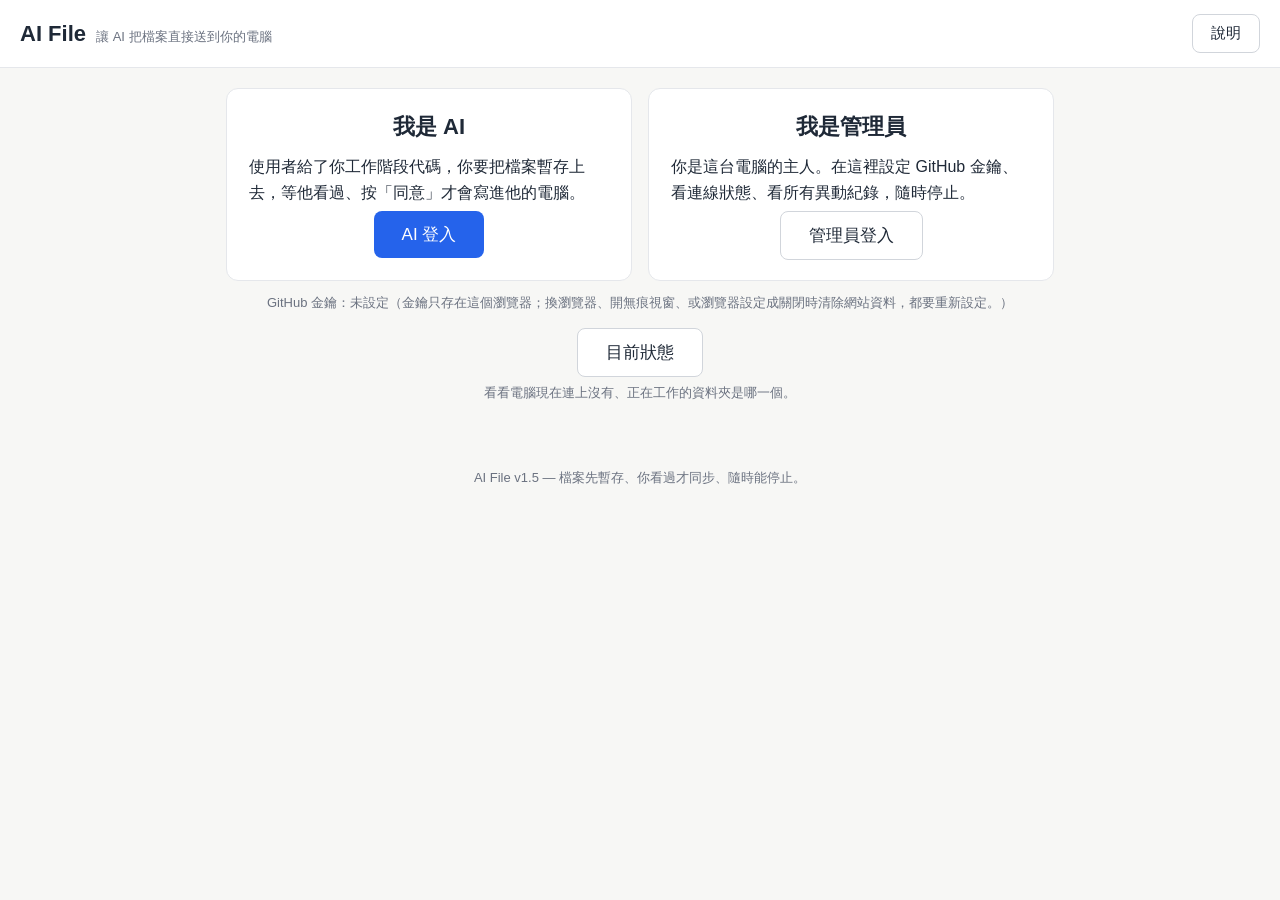
<file: index.html>
<!DOCTYPE html>
<html lang="zh-Hant">
<head>
<meta charset="UTF-8">
<meta name="viewport" content="width=device-width, initial-scale=1.0">
<title>AI File — 讓 AI 把檔案直接送到你的電腦</title>
<link rel="stylesheet" href="style.css">
</head>
<body>
<header class="topbar">
  <div class="brand">
    <span class="logo">AI File</span>
    <span class="tagline">讓 AI 把檔案直接送到你的電腦</span>
  </div>
  <nav class="topnav">
    <button id="btn-help" class="btn btn-outline">說明</button>
  </nav>
</header>

<main class="wrap">
  <div id="notice" class="notice hidden"></div>

  <!-- 進入畫面：左 AI、右管理員 -->
  <section id="landing">
    <div class="landing-grid">
      <div class="card landing-card">
        <h2>我是 AI</h2>
        <p>使用者給了你工作階段代碼，你要把檔案暫存上去，等他看過、按「同意」才會寫進他的電腦。</p>
        <button id="btn-enter-ai" class="btn btn-primary btn-big">AI 登入</button>
      </div>
      <div class="card landing-card">
        <h2>我是管理員</h2>
        <p>你是這台電腦的主人。在這裡設定 GitHub 金鑰、看連線狀態、看所有異動紀錄，隨時停止。</p>
        <button id="btn-enter-admin" class="btn btn-outline btn-big">管理員登入</button>
      </div>
    </div>
    <p class="hint landing-pat">GitHub 金鑰：<span id="landing-pat-state">未設定</span>（金鑰只存在這個瀏覽器；換瀏覽器、開無痕視窗、或瀏覽器設定成關閉時清除網站資料，都要重新設定。）</p>
    <div class="landing-status">
      <button id="btn-status-view" class="btn btn-outline btn-big">目前狀態</button>
      <p class="hint">看看電腦現在連上沒有、正在工作的資料夾是哪一個。</p>
    </div>
  </section>

  <!-- 目前狀態：獨立畫面，只有從進入畫面點「目前狀態」才看得到 -->
  <section class="card hidden" id="status-card">
    <div class="back-row"><button id="btn-back-status" class="btn btn-outline">← 返回</button></div>
    <h2>目前狀態</h2>
    <p class="status-line"><span id="status-dot" class="dot dot-grey"></span><span id="status-text">尚未連線</span></p>
    <dl class="kv">
      <div><dt>正在工作的資料夾</dt><dd id="kv-folder">—</dd></div>
      <div><dt>工作階段</dt><dd id="kv-session">—</dd></div>
      <div><dt>本地端版本</dt><dd id="kv-version">—</dd></div>
      <div><dt>最後心跳</dt><dd id="kv-heartbeat">—</dd></div>
    </dl>
    <p class="hint" id="status-hint">請先在 Windows 電腦上啟動 AI File，它會每 30 秒回報一次。</p>
    <div class="row">
      <button id="btn-test-conn" class="btn btn-outline">測試連線</button>
      <span class="hint" id="conn-test-result"></span>
    </div>
    <p class="hint">如果顯示連線失敗，原因會直接寫在這裡（例如 Token 不對、權限不夠、找不到 repo）。</p>
  </section>

  <!-- 管理員介面 -->
  <section class="card hidden" id="admin-panel">
    <h2>管理員介面</h2>
    <p class="hint">登入者：<span id="admin-user">—</span></p>
    <p class="warn">提醒：這裡的帳號密碼只是「這個瀏覽器的介面鎖」，不是伺服器驗證。真正的保護是：Token 只授權 ai-file-relay、工作階段代碼、以及你電腦上的本地端守門。</p>

    <h3>GitHub 金鑰設定</h3>
    <p class="hint">金鑰只設定一次，存在這個瀏覽器，之後 AI 登入只要工作階段代碼，不用再貼金鑰。</p>
    <label for="admin-pat-setup">細粒度 Token（只授權 ai-file-relay）</label>
    <div class="row">
      <input type="password" id="admin-pat-setup" placeholder="github_pat_..." autocomplete="off">
      <button id="btn-save-pat" class="btn btn-primary">儲存金鑰</button>
      <button id="btn-clear-pat" class="btn btn-outline">清除金鑰</button>
    </div>
    <p class="hint">狀態：<span id="pat-state">未設定</span>（基於安全，設定後不會顯示金鑰內容。）</p>
    <p class="hint">金鑰只存在這個瀏覽器。換瀏覽器、開無痕視窗、或瀏覽器設定成關閉時清除網站資料，都要重新設定一次。</p>

    <h3>工作階段代碼</h3>
    <p class="code-line">目前代碼：<code id="session-code">—</code></p>
    <div class="row">
      <button id="btn-regen" class="btn btn-outline">重新生成代碼</button>
      <span class="hint">重新生成後，舊代碼的暫存一律拒收。新代碼會顯示在你電腦的 AI File 視窗上。</span>
    </div>

    <h3>停止 / 恢復</h3>
    <div class="row">
      <button id="btn-stop" class="btn btn-danger">停止</button>
      <button id="btn-resume" class="btn btn-primary hidden">恢復</button>
      <span class="hint" id="stop-state">目前：監控中</span>
    </div>

    <h3>待同步清單</h3>
    <ul id="pending-list" class="list"><li class="hint">目前沒有待同步的檔案。</li></ul>

    <h3>檔案總管</h3>
    <p class="hint">電腦開著時顯示即時內容，沒開就顯示上次的快照。這裡的上傳、編輯、刪除、重新命名都會先暫存，電腦上按「同意」才會真的套用。</p>
    <div class="explorer-toolbar">
      <input type="text" id="explorer-search" placeholder="搜尋檔案…" autocomplete="off">
      <button id="btn-explorer-refresh" class="btn btn-outline">重新整理</button>
      <button id="btn-explorer-upload" class="btn btn-primary">上傳新檔案</button>
      <input type="file" id="explorer-file-input" multiple class="hidden">
      <button id="btn-explorer-multiselect" class="btn btn-outline">多選</button>
    </div>
    <p class="hint"><span id="explorer-status" class="badge">尚未載入</span> <span id="explorer-count"></span></p>
    <p class="explorer-crumbs" id="explorer-crumbs"></p>
    <hr class="explorer-divider">
    <div class="explorer-wrap">
      <table class="explorer-table">
        <thead><tr><th class="col-check"></th><th>名稱</th><th>副檔名</th><th>建立時間</th><th>大小</th><th>種類</th><th></th></tr></thead>
        <tbody id="explorer-list"></tbody>
      </table>
    </div>
    <div id="explorer-selection" class="explorer-selection hidden">
      <span id="explorer-selection-count">已選 0 個檔案</span>
      <button id="btn-explorer-confirm" class="btn btn-primary">確認</button>
      <button id="btn-explorer-cancel" class="btn btn-outline">取消</button>
    </div>

    <div class="section-head">
      <h3>過去所有異動紀錄</h3>
      <label class="toggle"><input type="checkbox" id="toggle-activity"> <span>顯示</span></label>
    </div>
    <div id="activity-body" class="hidden">
      <p class="hint">同一批同步會整理成一組，旁邊的「返回」可以回到同步前的狀態（要等本地端確認）。</p>
      <ul id="activity-list" class="list"><li class="hint">還沒有紀錄。</li></ul>
      <button id="btn-refresh-activity" class="btn btn-outline">重新整理紀錄</button>
    </div>
  </section>

  <!-- 管理員帳號設定 / 登入 -->
  <section class="card hidden" id="admin-auth">
    <div class="back-row"><button id="btn-back-admin" class="btn btn-outline">← 返回</button></div>
    <h2 id="admin-auth-title">管理員登入</h2>
    <div id="admin-setup" class="hidden">
      <p>第一次使用，請先設定管理員帳號密碼（只鎖這個瀏覽器）。</p>
      <label for="setup-user">帳號</label>
      <input type="text" id="setup-user" placeholder="例如：admin" autocomplete="off">
      <label for="setup-pass">密碼</label>
      <input type="password" id="setup-pass" autocomplete="new-password">
      <label for="setup-pass2">再輸入一次密碼</label>
      <input type="password" id="setup-pass2" autocomplete="new-password">
      <button id="btn-setup-admin" class="btn btn-primary">設定並登入</button>
    </div>
    <div id="admin-login" class="hidden">
      <label for="login-user">帳號</label>
      <input type="text" id="login-user" autocomplete="username">
      <label for="login-pass">密碼</label>
      <input type="password" id="login-pass" autocomplete="current-password">
      <button id="btn-login-admin" class="btn btn-primary">登入</button>
    </div>
  </section>

  <!-- AI 登入 -->
  <section class="card hidden" id="ai-auth">
    <div class="back-row"><button id="btn-back-ai" class="btn btn-outline">← 返回</button></div>
    <h2>AI 登入</h2>
    <p>請輸入你的名稱和使用者給你的工作階段代碼。金鑰已經由管理員在這個瀏覽器設定過一次，不用再貼。</p>
    <label for="ai-name">AI 名稱</label>
    <input type="text" id="ai-name" placeholder="例如：Muse" autocomplete="off">
    <label for="ai-code">工作階段代碼</label>
    <input type="text" id="ai-code" placeholder="例如：A1B2-C3D4" autocomplete="off">
    <button id="btn-login-ai" class="btn btn-primary">送出連線請求</button>
    <p class="hint">送出後，請等使用者在他的電腦上按「是」，才會開始接受檔案。</p>
  </section>

  <!-- AI 暫存介面 -->
  <section class="card hidden" id="ai-panel">
    <h2>暫存檔案</h2>
    <p>正在工作的資料夾：<strong id="ai-folder">—</strong></p>
    <p class="hint">檔案會先暫存在中繼 repo，使用者在電腦上看過清單、按「同意」後才會寫進他的電腦。單檔建議 1 MB 以下。</p>

    <h3>上傳檔案</h3>
    <input type="file" id="file-input" multiple>
    <label for="rel-path">放到資料夾裡的相對路徑（例如：程式/main.py）</label>
    <input type="text" id="rel-path" placeholder="例如：程式/main.py" autocomplete="off">
    <div class="row">
      <button id="btn-stage-file" class="btn btn-primary">暫存上傳的檔案</button>
    </div>

    <h3>或貼上檔案內容</h3>
    <label for="paste-name">檔名（含相對路徑，例如：程式/README.md）</label>
    <input type="text" id="paste-name" placeholder="例如：程式/README.md" autocomplete="off">
    <label for="paste-content">檔案內容</label>
    <textarea id="paste-content" rows="8" placeholder="把檔案內容貼在這裡"></textarea>
    <div class="row">
      <button id="btn-stage-paste" class="btn btn-primary">暫存貼上的內容</button>
    </div>

    <h3>或要求刪除檔案</h3>
    <label for="delete-path">要刪除的相對路徑（例如：程式/舊檔案.txt）</label>
    <input type="text" id="delete-path" placeholder="例如：程式/舊檔案.txt" autocomplete="off">
    <div class="row">
      <button id="btn-stage-delete" class="btn btn-danger">暫存刪除要求</button>
    </div>

    <h3>檔案總管</h3>
    <p class="hint">看看電腦上的資料夾裡有什麼（只能看，不能在這裡改）。電腦開著會顯示即時內容，沒開就顯示上次的快照。點資料夾可以進去看。</p>
    <div class="explorer-toolbar">
      <input type="text" id="ai-explorer-search" placeholder="搜尋檔案…" autocomplete="off">
      <button id="btn-ai-explorer-refresh" class="btn btn-outline">重新整理</button>
    </div>
    <p class="hint"><span id="ai-explorer-status" class="badge">尚未載入</span> <span id="ai-explorer-count"></span></p>
    <p class="explorer-crumbs" id="ai-explorer-crumbs"></p>
    <hr class="explorer-divider">
    <div class="explorer-wrap">
      <table class="explorer-table">
        <thead><tr><th>名稱</th><th>副檔名</th><th>建立時間</th><th>大小</th><th>種類</th></tr></thead>
        <tbody id="ai-explorer-list"></tbody>
      </table>
    </div>

    <h3>我暫存的檔案</h3>
    <ul id="my-staged-list" class="list"><li class="hint">還沒有暫存任何檔案。</li></ul>
    <p class="hint" id="ai-session-state">工作階段狀態：—</p>
  </section>
</main>

<!-- 說明對話框 -->
<div id="help-dialog" class="modal hidden" role="dialog" aria-modal="true">
  <div class="modal-backdrop" id="help-backdrop"></div>
  <div class="modal-box">
    <div class="modal-head">
      <h2>說明</h2>
      <button id="help-close" class="btn btn-outline">關閉</button>
    </div>
    <h3>下載 Windows 端</h3>
    <p>先在 Windows 電腦上安裝 AI File，設定好允許的資料夾，拿到工作階段代碼再回來登入。</p>
    <ul class="links">
      <li><a href="https://github.com/Pagani-pagani/ai-file/tree/main/agent" target="_blank" rel="noopener">開啟 agent 資料夾（啟動器、主程式、自我檢查）</a></li>
      <li><a href="https://codeload.github.com/Pagani-pagani/ai-file/zip/refs/heads/main" target="_blank" rel="noopener">下載整包 ZIP（ai-file-main.zip）</a></li>
      <li><a href="https://github.com/Pagani-pagani/ai-file" target="_blank" rel="noopener">開啟 GitHub 專案頁面</a></li>
    </ul>
    <p class="hint">下載後解壓縮，雙擊「啟動 AI File.bat」就會開始跑（用已簽署的 pythonw.exe 啟動）。</p>
    <h3>怎麼用</h3>
    <ol>
      <li>Windows 電腦：下載上面那包，雙擊「啟動 AI File.bat」，照設定精靈貼上 Token（只設定一次，存在電腦裡）、選好允許的資料夾，拿到工作階段代碼。第一次啟動會自動在桌面建立捷徑，也會自動檢查更新。</li>
      <li>管理員第一次要在這個網頁的管理員介面設定一次 GitHub 金鑰（和本地端同一組）。</li>
      <li>把工作階段代碼給 AI（例如 Muse）。AI 在這個頁面點「AI 登入」，輸入名稱和代碼就好，不用再貼 Token。</li>
      <li>你的電腦會跳通知，問你要不要允許連線。按「是」之後，AI 才能暫存檔案。</li>
      <li>AI 暫存的檔案會等在中繼 repo。你的電腦一看到待同步，就會跳「立即同步」讓你看過清單，按「同意」才會真的寫進電腦。</li>
      <li>隨時可以按本地端浮動視窗的「停止」，或在這裡的管理員介面按「停止」。停止後 AI 就動不到任何檔案。</li>
      <li>每次同步之前，本地端會先備份受影響的檔案（放在程式資料夾的 ai-file-backup，只留最近 20 批）。想回到同步前的狀態，按浮動視窗的「紀錄」→ 該批的「返回」，或在管理員介面的異動紀錄按「返回」（要等本地端確認）。</li>
      <li>管理員介面裡有「檔案總管」：可以看到允許的資料夾裡所有檔案與資料夾（副檔名、建立時間、大小、種類），電腦開著會顯示即時內容，沒開就顯示上次快照。上傳、編輯、刪除、重新命名都會先暫存，電腦上按「同意」才會真的套用。</li>
    </ol>
    <h3>安全說明</h3>
    <ul>
      <li>網頁本身碰不到你的電腦，所有檔案都先暫存在私人中繼 repo，本地端檢查通過、你按同意後才寫入。</li>
      <li>Token 是 GitHub 細粒度 Token，只授權 ai-file-relay 一個 repo 的內容讀寫，其他 repo 碰不到；隨時可以在 GitHub 設定裡撤銷。</li>
      <li>每個檔案都要帶著當下有效的工作階段代碼，重新生成代碼後舊代碼的暫存一律拒收。</li>
      <li>任何想寫到允許資料夾以外的路徑，本地端直接拒絕、立刻通知你、寫入紀錄。</li>
      <li>管理員密碼只鎖這個瀏覽器的介面，真正的保護是上面三點。</li>
      <li>金鑰只存在這個瀏覽器。換瀏覽器、開無痕視窗、或瀏覽器設定成關閉時清除網站資料，都要重新設定一次。</li>
    </ul>
  </div>
</div>

<!-- 檔案總管通用對話框 -->
<div id="explorer-modal" class="modal hidden" role="dialog" aria-modal="true">
  <div class="modal-backdrop" id="explorer-modal-backdrop"></div>
  <div class="modal-box">
    <div class="modal-head">
      <h2 id="explorer-modal-title">操作</h2>
      <button id="explorer-modal-close" class="btn btn-outline">關閉</button>
    </div>
    <div id="explorer-modal-body"></div>
    <div class="row" id="explorer-modal-buttons"></div>
  </div>
</div>

<footer class="footer">
  <p>AI File v1.5 — 檔案先暫存、你看過才同步、隨時能停止。</p>
  <button id="btn-logout" class="btn btn-outline hidden">登出</button>
</footer>
<script src="app.js"></script>
</body>
</html>
</file>
<file: style.css>
/* AI File v1 — 簡潔、乾淨，不花俏 */
:root {
  --ink: #1f2937;
  --muted: #6b7280;
  --line: #e5e7eb;
  --bg: #f7f7f5;
  --card: #ffffff;
  --accent: #2563eb;
  --accent-dark: #1d4ed8;
  --danger: #c0392b;
  --danger-dark: #96281b;
  --ok: #15803d;
  --warn-bg: #fef3c7;
}
* { box-sizing: border-box; }
body {
  margin: 0;
  background: var(--bg);
  color: var(--ink);
  font-family: "Microsoft JhengHei", "PingFang TC", "Noto Sans TC", sans-serif;
  line-height: 1.6;
}
.hidden { display: none !important; }

.topbar {
  display: flex;
  justify-content: space-between;
  align-items: center;
  gap: 12px;
  padding: 14px 20px;
  background: var(--card);
  border-bottom: 1px solid var(--line);
  position: sticky;
  top: 0;
  z-index: 10;
}
.brand { display: flex; align-items: baseline; gap: 10px; flex-wrap: wrap; }
.logo { font-size: 22px; font-weight: 700; }
.tagline { color: var(--muted); font-size: 13px; }
.topnav { display: flex; gap: 8px; flex-wrap: wrap; }

.wrap { max-width: 860px; margin: 0 auto; padding: 20px 16px 40px; }
.card {
  background: var(--card);
  border: 1px solid var(--line);
  border-radius: 12px;
  padding: 20px 22px;
  margin-bottom: 16px;
}
h2 { margin: 0 0 10px; font-size: 19px; }
h3 { margin: 18px 0 6px; font-size: 15px; }
p { margin: 6px 0; }
.hint { color: var(--muted); font-size: 13px; }
.warn {
  background: var(--warn-bg);
  border-radius: 8px;
  padding: 10px 12px;
  font-size: 13px;
}
.status-line { display: flex; align-items: center; gap: 8px; font-size: 16px; }
.dot { width: 12px; height: 12px; border-radius: 50%; display: inline-block; }
.dot-green { background: #22c55e; }
.dot-red { background: #ef4444; }
.dot-grey { background: #9ca3af; }

.kv { margin: 10px 0; }
.kv div { display: flex; gap: 12px; padding: 4px 0; border-bottom: 1px dashed var(--line); }
.kv dt { color: var(--muted); width: 150px; flex-shrink: 0; }
.kv dd { margin: 0; word-break: break-all; }
.code-line code {
  font-size: 18px;
  font-weight: 700;
  letter-spacing: 1px;
  background: #f3f4f6;
  padding: 2px 8px;
  border-radius: 6px;
}

label { display: block; margin: 10px 0 4px; font-size: 14px; font-weight: 600; }
input[type="text"], input[type="password"], textarea {
  width: 100%;
  padding: 9px 10px;
  border: 1px solid #d1d5db;
  border-radius: 8px;
  font-size: 15px;
  font-family: inherit;
}
input[type="file"] { margin: 6px 0 4px; }
textarea { resize: vertical; }
.row { display: flex; align-items: center; gap: 10px; flex-wrap: wrap; margin: 8px 0; }
.row input { flex: 1; min-width: 200px; }

.btn {
  border: none;
  border-radius: 8px;
  padding: 9px 18px;
  font-size: 15px;
  font-family: inherit;
  cursor: pointer;
}
.btn-primary { background: var(--accent); color: #fff; }
.btn-primary:hover { background: var(--accent-dark); }
.btn-outline { background: #fff; color: var(--ink); border: 1px solid #d1d5db; }
.btn-outline:hover { background: #f3f4f6; }
.btn-danger { background: var(--danger); color: #fff; }
.btn-danger:hover { background: var(--danger-dark); }
.btn:disabled { opacity: 0.5; cursor: not-allowed; }

.list { list-style: none; padding: 0; margin: 8px 0; }
.list li {
  padding: 8px 10px;
  border: 1px solid var(--line);
  border-radius: 8px;
  margin-bottom: 6px;
  font-size: 14px;
  word-break: break-all;
}
.list li .meta { color: var(--muted); font-size: 12px; display: block; }
.notice {
  border-radius: 8px;
  padding: 12px 14px;
  margin-bottom: 16px;
  font-size: 14px;
}
.notice.ok { background: #dcfce7; color: #166534; }
.notice.err { background: #fee2e2; color: #991b1b; }
.notice.info { background: #dbeafe; color: #1e40af; }
.links { padding-left: 18px; }
.links li { margin: 6px 0; }
.links a { color: var(--accent); }
.footer {
  text-align: center;
  color: var(--muted);
  font-size: 13px;
  padding: 18px 0 28px;
}
.footer p { margin: 0 0 10px; }

/* 進入畫面：左 AI、右管理員 */
.landing-grid {
  display: grid;
  grid-template-columns: 1fr 1fr;
  gap: 16px;
  margin-bottom: 8px;
}
.landing-card { margin-bottom: 0; text-align: center; }
.landing-card h2 { font-size: 22px; }
.landing-card p { text-align: left; }
.landing-pat { text-align: center; margin: 12px 0 4px; }
.btn-big { font-size: 17px; padding: 12px 28px; }

/* 說明對話框 */
.modal { position: fixed; inset: 0; z-index: 50; }
.modal-backdrop {
  position: absolute; inset: 0;
  background: rgba(0, 0, 0, 0.45);
}
.modal-box {
  position: relative;
  max-width: 720px;
  max-height: 86vh;
  overflow-y: auto;
  margin: 5vh auto;
  background: var(--card);
  border-radius: 12px;
  padding: 20px 24px;
  box-shadow: 0 12px 40px rgba(0, 0, 0, 0.25);
}
.modal-head {
  display: flex;
  justify-content: space-between;
  align-items: center;
}
.modal-head h2 { margin: 0; }

/* 清單裡的小按鈕（取消暫存、返回） */
.btn-small {
  padding: 4px 10px;
  font-size: 13px;
  margin-left: 8px;
  white-space: nowrap;
}
.list li .actions { display: inline; }
.batch-head { font-weight: 700; }
.batch-undone { color: var(--muted); }

/* 返回按鈕（登入畫面、目前狀態畫面左上角） */
.back-row { margin-bottom: 10px; }
.back-row .btn { padding: 6px 14px; font-size: 14px; }

/* 進入畫面的「目前狀態」按鈕 */
.landing-status { text-align: center; margin-top: 14px; }

/* 區塊標題＋開關（異動紀錄顯示／隱藏） */
.section-head {
  display: flex;
  justify-content: space-between;
  align-items: center;
  gap: 12px;
  margin: 18px 0 6px;
}
.section-head h3 { margin: 0; }
.toggle {
  display: flex;
  align-items: center;
  gap: 6px;
  font-size: 14px;
  font-weight: 400;
  cursor: pointer;
  white-space: nowrap;
}
.toggle input[type="checkbox"] { width: 18px; height: 18px; cursor: pointer; }

/* 檔案總管 */
.explorer-divider {
  border: none;
  border-top: 1px solid var(--line);
  margin: 14px 0;
}
.explorer-toolbar { display: flex; gap: 8px; flex-wrap: wrap; margin: 10px 0; align-items: center; }
.explorer-toolbar input[type="text"] { flex: 1; min-width: 180px; }
.badge {
  display: inline-block;
  background: #dbeafe;
  color: #1e40af;
  border-radius: 999px;
  padding: 2px 10px;
  font-size: 13px;
  font-weight: 700;
}
.explorer-crumbs { font-size: 14px; margin: 8px 0; word-break: break-all; }
.explorer-crumbs a { color: var(--accent); }
.explorer-wrap { overflow-x: auto; }
.explorer-table { width: 100%; min-width: 640px; border-collapse: collapse; font-size: 14px; line-height: 1.6; }
.explorer-table th, .explorer-table td {
  text-align: left;
  padding: 12px 10px;
  border-bottom: 1px solid var(--line);
  white-space: nowrap;
}
.explorer-table th { color: var(--muted); font-size: 13px; }
.explorer-table .col-check { width: 34px; }
.explorer-name { cursor: pointer; word-break: break-all; white-space: normal; }
.explorer-name:hover { color: var(--accent); }
.explorer-table .meta { color: var(--muted); font-size: 12px; }
.explorer-selection {
  display: flex;
  align-items: center;
  gap: 10px;
  flex-wrap: wrap;
  margin: 10px 0;
  padding: 10px 12px;
  background: #dbeafe;
  border-radius: 8px;
}
#explorer-modal-body textarea { min-height: 260px; font-family: monospace; }

@media (max-width: 600px) {
  .kv div { flex-direction: column; gap: 0; }
  .kv dt { width: auto; }
  .landing-grid { grid-template-columns: 1fr; }
  .modal-box { margin: 3vh 12px; max-height: 92vh; }
}
</file>
